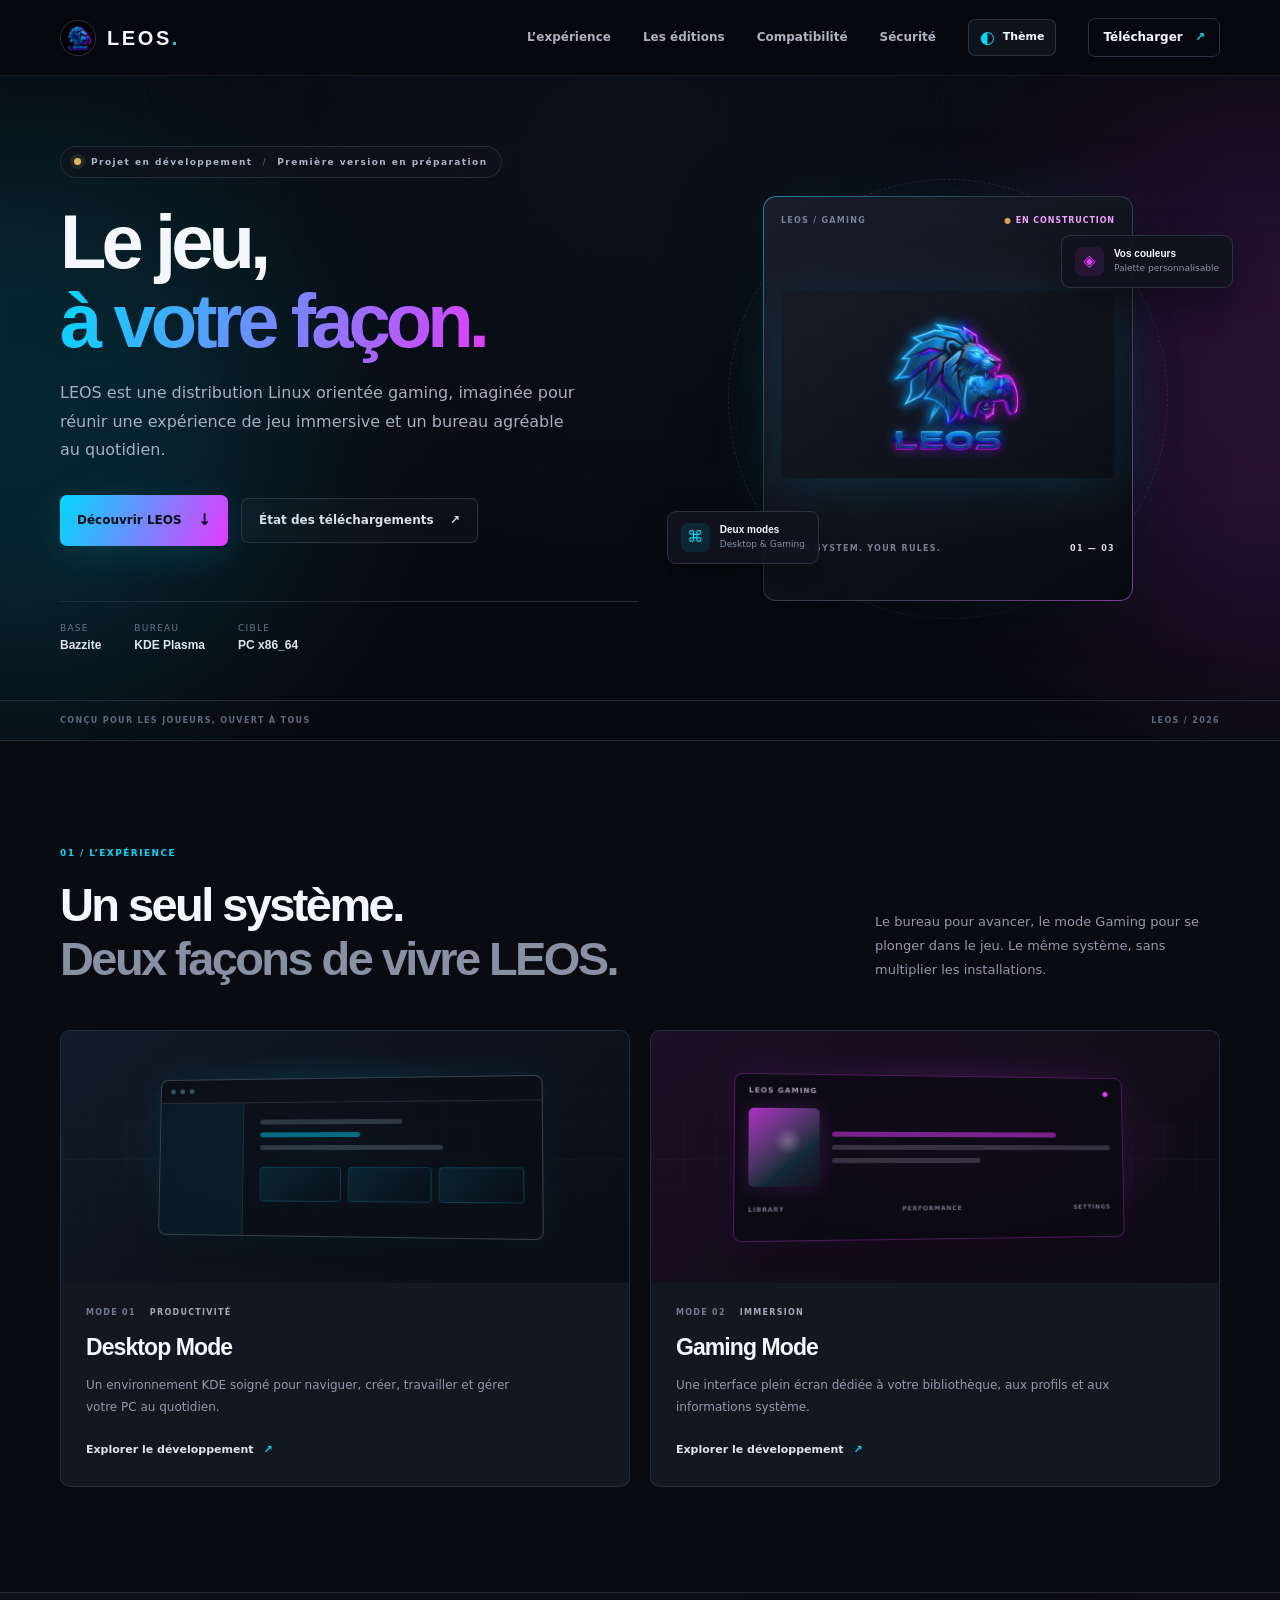
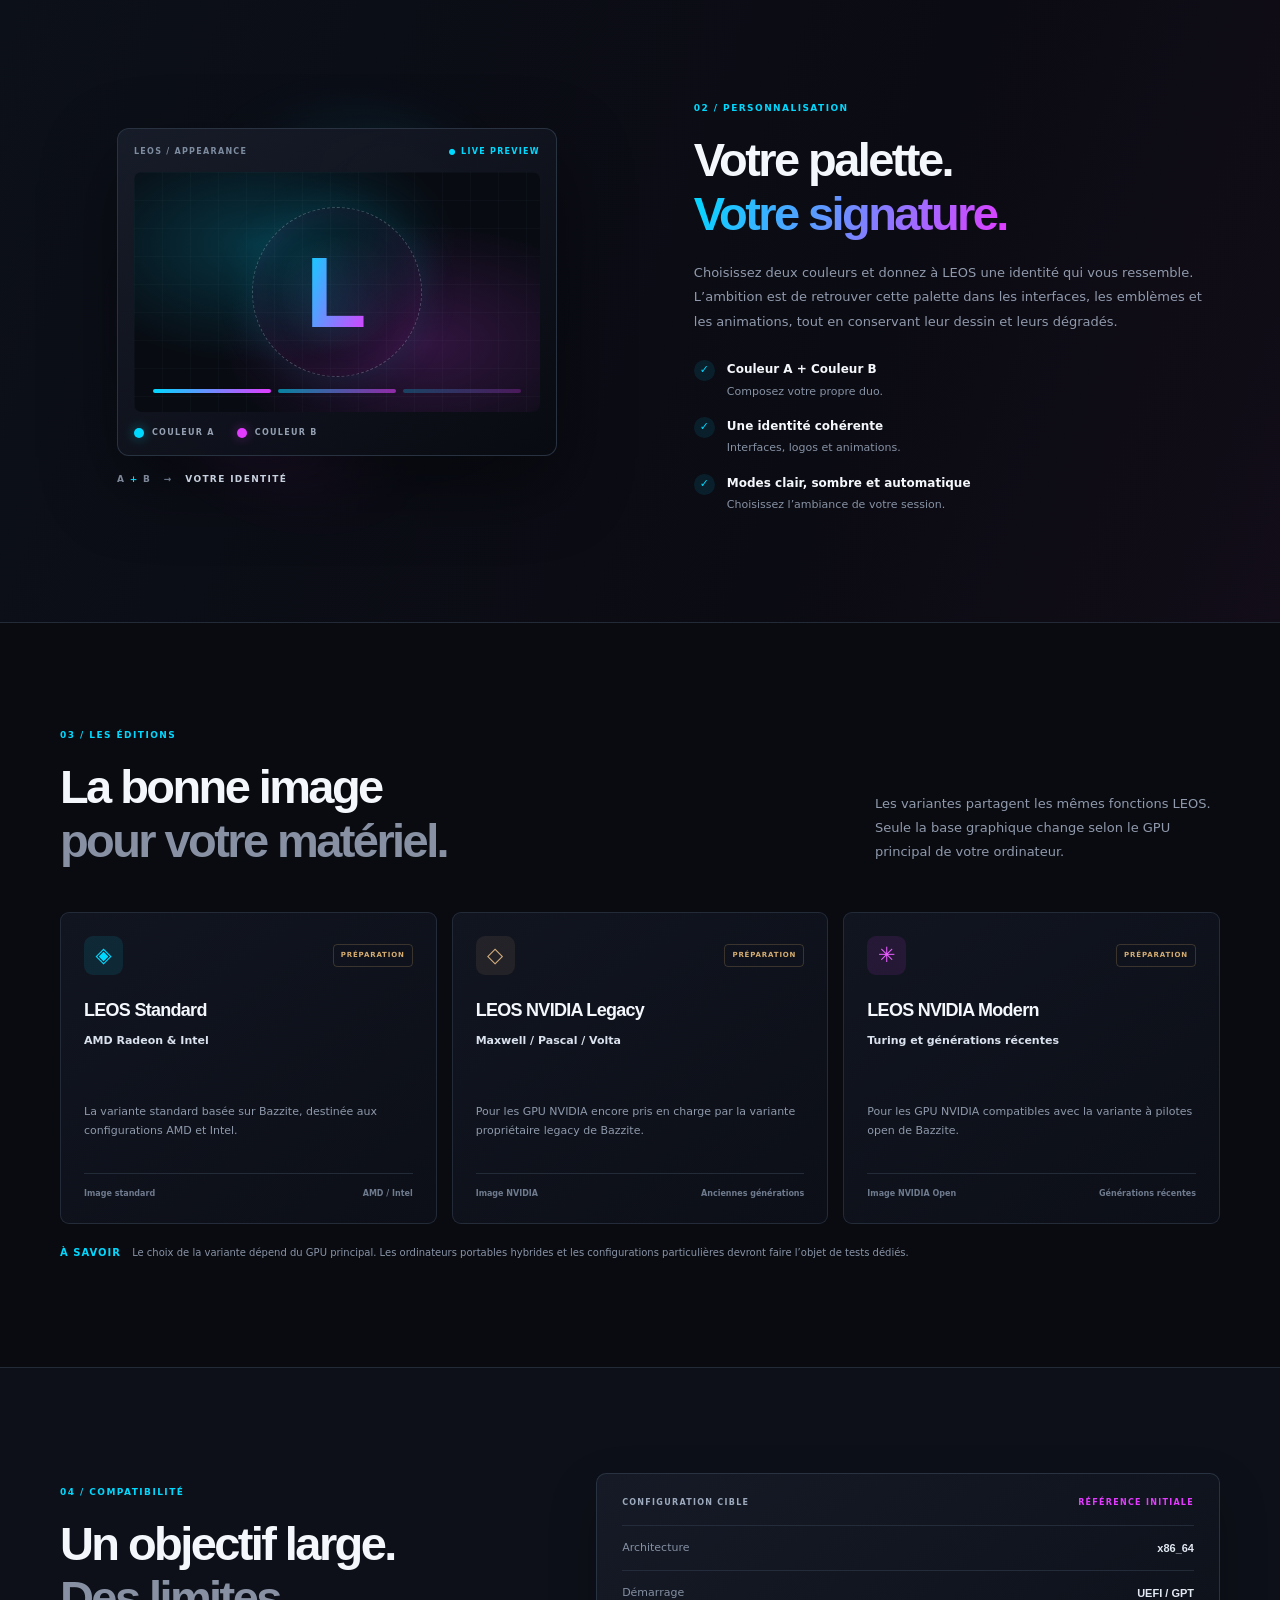
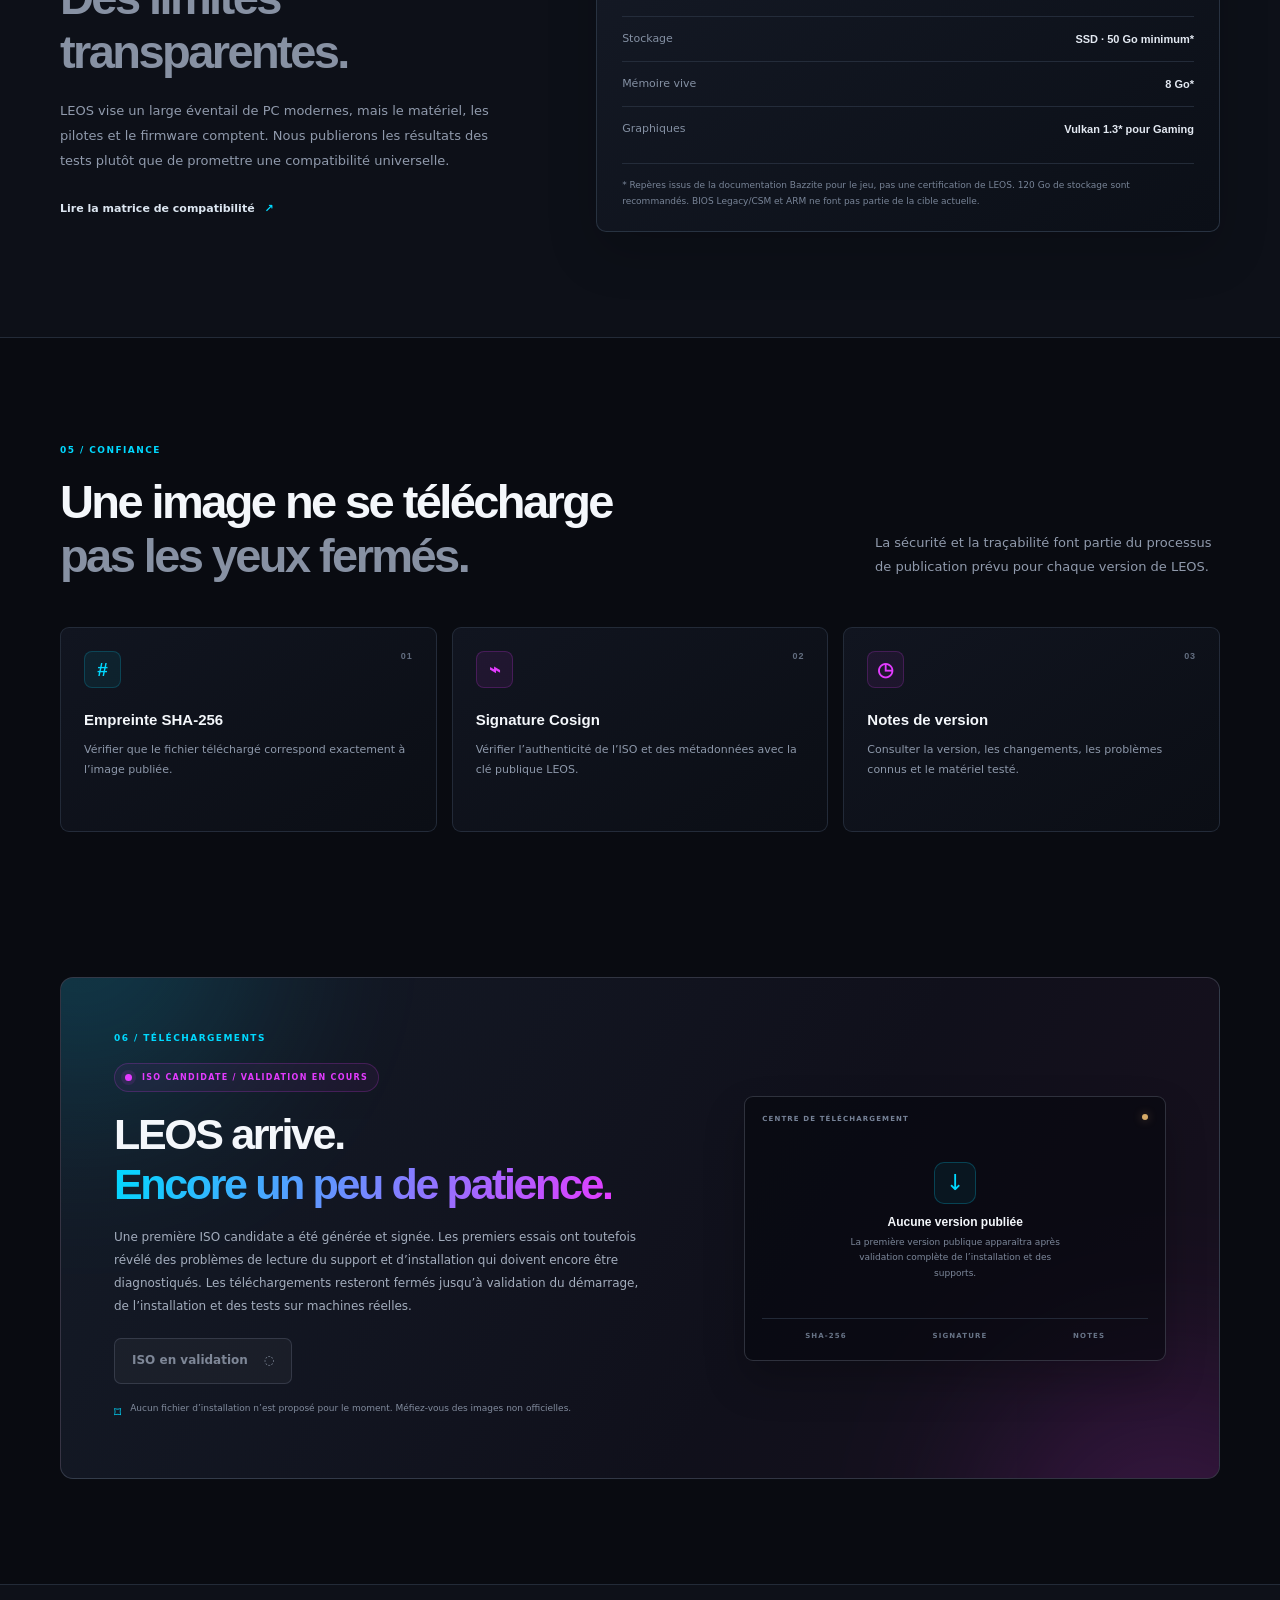
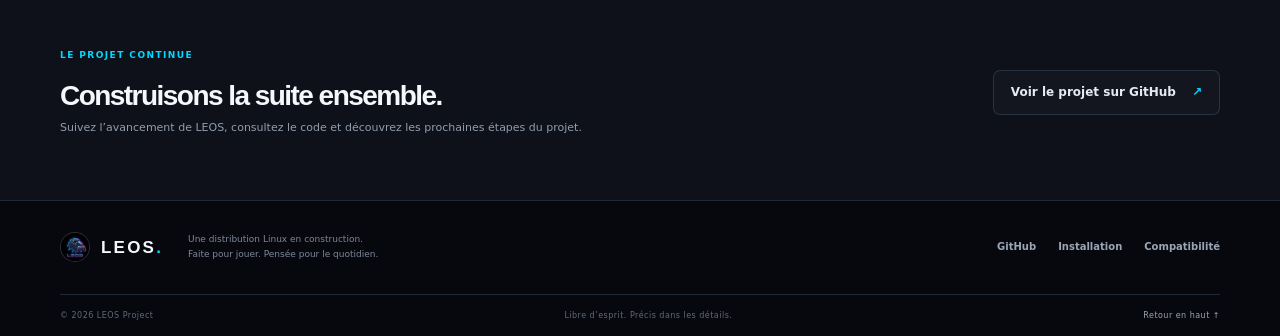
<file: website/index.html>
<!doctype html>
<html lang="fr">
<head>
  <meta charset="utf-8">
  <meta name="viewport" content="width=device-width, initial-scale=1">
  <meta name="theme-color" content="#090B10">
  <meta name="description" content="Découvrez LEOS, une distribution Linux en développement, pensée pour le jeu vidéo et le quotidien.">
  <meta property="og:type" content="website">
  <meta property="og:title" content="LEOS — Le jeu, à votre façon">
  <meta property="og:description" content="Une expérience Linux orientée gaming, personnalisable et construite pour le quotidien.">
  <title>LEOS — Le jeu, à votre façon</title>
  <link rel="icon" type="image/svg+xml" href="assets/favicon.svg">
  <link rel="stylesheet" href="styles.css">
</head>
<body>
  <a class="skip-link" href="#contenu">Aller au contenu</a>

  <header class="site-header">
    <div class="container header-inner">
      <a class="brand" href="#accueil" aria-label="LEOS, accueil">
        <span class="brand-mark"><img src="assets/leos-gaming-logo.jpeg" alt="" data-themeable-logo data-logo-source="assets/leos-gaming-logo.jpeg"></span>
        <span class="brand-word">LEOS<span class="brand-dot">.</span></span>
      </a>
      <button class="menu-toggle" type="button" aria-expanded="false" aria-controls="navigation" aria-label="Ouvrir le menu">
        <span></span><span></span>
      </button>
      <nav class="main-nav" id="navigation" aria-label="Navigation principale">
        <a href="#experience">L’expérience</a>
        <a href="#editions">Les éditions</a>
        <a href="#compatibilite">Compatibilité</a>
        <a href="#securite">Sécurité</a>
        <button class="theme-toggle" id="theme-toggle" type="button" aria-expanded="false" aria-controls="theme-panel">
          <span class="theme-toggle-icon" aria-hidden="true">◐</span><span>Thème</span>
        </button>
        <a class="nav-cta" href="#telechargement">Télécharger <span aria-hidden="true">↗</span></a>
      </nav>
    </div>
  </header>

  <aside class="theme-panel" id="theme-panel" role="dialog" aria-labelledby="theme-panel-title" aria-modal="false" hidden>
    <div class="theme-panel-heading">
      <div><span class="section-kicker">PERSONNALISATION</span><h2 id="theme-panel-title">Votre thème LEOS</h2></div>
      <button class="theme-close" id="theme-close" type="button" aria-label="Fermer les réglages du thème">×</button>
    </div>
    <div class="theme-mode-label">APPARENCE</div>
    <div class="theme-mode-options" role="group" aria-label="Mode d'apparence">
      <button type="button" data-theme-mode="dark" aria-pressed="true"><span aria-hidden="true">◐</span>Sombre</button>
      <button type="button" data-theme-mode="light" aria-pressed="false"><span aria-hidden="true">☼</span>Clair</button>
      <button type="button" data-theme-mode="auto" aria-pressed="false"><span aria-hidden="true">◷</span>Auto</button>
    </div>
    <p class="theme-auto-note">Automatique : clair de 07:00 à 18:59, sombre de 19:00 à 06:59 (heure locale).</p>
    <div class="theme-divider"></div>
    <div class="theme-mode-label">DÉGRADÉ PERSONNALISÉ</div>
    <div class="theme-color-fields">
      <label class="theme-color-field" for="theme-color-a">
        <span class="theme-color-label"><span>Couleur A</span><output id="theme-color-a-value">#00D9FF</output></span>
        <span class="theme-color-input-wrap"><input id="theme-color-a" type="color" value="#00D9FF" aria-label="Choisir la couleur A"><span class="theme-color-hint">Début du dégradé</span></span>
      </label>
      <label class="theme-color-field" for="theme-color-b">
        <span class="theme-color-label"><span>Couleur B</span><output id="theme-color-b-value">#E33BFF</output></span>
        <span class="theme-color-input-wrap"><input id="theme-color-b" type="color" value="#E33BFF" aria-label="Choisir la couleur B"><span class="theme-color-hint">Fin du dégradé</span></span>
      </label>
    </div>
    <div class="theme-gradient-preview" aria-label="Aperçu du dégradé sélectionné"><span></span></div>
    <div class="theme-panel-footer">
      <span id="theme-status" role="status" aria-live="polite">Vos choix sont enregistrés dans ce navigateur.</span>
      <button type="button" id="theme-reset">Réinitialiser</button>
    </div>
  </aside>

  <main id="contenu">
    <section class="hero section-shell" id="accueil">
      <div class="hero-grid"></div>
      <div class="hero-glow hero-glow-a"></div>
      <div class="hero-glow hero-glow-b"></div>
      <div class="container hero-layout">
        <div class="hero-copy">
          <div class="eyebrow"><span class="status-pulse"></span> Projet en développement <span class="eyebrow-separator">/</span> Première version en préparation</div>
          <h1>Le jeu,<br><span class="gradient-text">à votre façon.</span></h1>
          <p class="hero-lead">LEOS est une distribution Linux orientée gaming, imaginée pour réunir une expérience de jeu immersive et un bureau agréable au quotidien.</p>
          <div class="hero-actions">
            <a class="button button-primary" href="#experience">Découvrir LEOS <span aria-hidden="true">↓</span></a>
            <a class="button button-quiet" href="#telechargement">État des téléchargements <span aria-hidden="true">↗</span></a>
          </div>
          <div class="hero-proof">
            <div><span class="proof-label">Base</span><strong>Bazzite</strong></div>
            <div><span class="proof-label">Bureau</span><strong>KDE Plasma</strong></div>
            <div><span class="proof-label">Cible</span><strong>PC x86_64</strong></div>
          </div>
        </div>
        <div class="hero-visual" aria-label="Emblème officiel LEOS Gaming">
          <div class="visual-orbit orbit-one"></div>
          <div class="visual-orbit orbit-two"></div>
          <div class="visual-crosshair crosshair-one"></div>
          <div class="visual-crosshair crosshair-two"></div>
          <div class="visual-card">
            <div class="visual-card-top"><span>LEOS / GAMING</span><span class="live-indicator">● EN CONSTRUCTION</span></div>
            <img class="hero-emblem" src="assets/leos-gaming-logo.jpeg" alt="Emblème du lion LEOS Gaming" data-themeable-logo data-logo-source="assets/leos-gaming-logo.jpeg">
            <div class="visual-card-bottom"><span>YOUR SYSTEM. YOUR RULES.</span><span class="visual-index">01 — 03</span></div>
          </div>
          <div class="floating-tag tag-left"><span class="tag-icon">⌘</span><span><strong>Deux modes</strong><small>Desktop & Gaming</small></span></div>
          <div class="floating-tag tag-right"><span class="tag-icon tag-gradient">◈</span><span><strong>Vos couleurs</strong><small>Palette personnalisable</small></span></div>
        </div>
      </div>
      <div class="hero-bottom-line"><div class="container"><span>CONÇU POUR LES JOUEURS, OUVERT À TOUS</span><span>LEOS / 2026</span></div></div>
    </section>

    <section class="intro-section section-pad" id="experience">
      <div class="container">
        <div class="section-heading">
          <div><span class="section-kicker">01 / L’EXPÉRIENCE</span><h2>Un seul système.<br><span class="muted-heading">Deux façons de vivre LEOS.</span></h2></div>
          <p>Le bureau pour avancer, le mode Gaming pour se plonger dans le jeu. Le même système, sans multiplier les installations.</p>
        </div>
        <div class="mode-grid">
          <article class="mode-card mode-desktop">
            <div class="mode-card-art desktop-art" aria-hidden="true"><div class="window-frame"><div class="window-dots"><i></i><i></i><i></i></div><div class="window-content"><div class="window-sidebar"></div><div class="window-main"><span></span><span></span><span></span><div class="window-tile-row"><i></i><i></i><i></i></div></div></div></div></div>
            <div class="mode-card-body"><div class="mode-label">MODE 01 <span>PRODUCTIVITÉ</span></div><h3>Desktop Mode</h3><p>Un environnement KDE soigné pour naviguer, créer, travailler et gérer votre PC au quotidien.</p><a href="https://github.com/jovanille43/LEOS/tree/main/desktop" class="text-link" target="_blank" rel="noreferrer">Explorer le développement <span aria-hidden="true">↗</span></a></div>
          </article>
          <article class="mode-card mode-gaming">
            <div class="mode-card-art gaming-art" aria-hidden="true"><div class="game-frame"><div class="game-top"><span>LEOS GAMING</span><span>●</span></div><div class="game-content"><div class="game-cover"></div><div class="game-lines"><i></i><i></i><i></i></div></div><div class="game-bottom"><span>LIBRARY</span><span>PERFORMANCE</span><span>SETTINGS</span></div></div></div>
            <div class="mode-card-body"><div class="mode-label">MODE 02 <span>IMMERSION</span></div><h3>Gaming Mode</h3><p>Une interface plein écran dédiée à votre bibliothèque, aux profils et aux informations système.</p><a href="https://github.com/jovanille43/LEOS/tree/main/gaming" class="text-link" target="_blank" rel="noreferrer">Explorer le développement <span aria-hidden="true">↗</span></a></div>
          </article>
        </div>
      </div>
    </section>

    <section class="custom-section section-pad">
      <div class="container custom-layout">
        <div class="custom-visual" aria-hidden="true">
          <div class="palette-panel">
            <div class="palette-panel-head"><span>LEOS / APPEARANCE</span><span>● LIVE PREVIEW</span></div>
            <div class="palette-preview">
              <div class="palette-ring"></div>
              <div class="palette-mark">L</div>
              <div class="palette-bars"><i></i><i></i><i></i></div>
            </div>
            <div class="palette-controls"><span><i class="color-dot color-a"></i> COULEUR A</span><span><i class="color-dot color-b"></i> COULEUR B</span></div>
          </div>
          <div class="palette-caption">A <span>+</span> B <span class="caption-arrow">→</span> <strong>VOTRE IDENTITÉ</strong></div>
        </div>
        <div class="custom-copy">
          <span class="section-kicker">02 / PERSONNALISATION</span>
          <h2>Votre palette.<br><span class="gradient-text">Votre signature.</span></h2>
          <p>Choisissez deux couleurs et donnez à LEOS une identité qui vous ressemble. L’ambition est de retrouver cette palette dans les interfaces, les emblèmes et les animations, tout en conservant leur dessin et leurs dégradés.</p>
          <div class="custom-points"><div><span class="check-mark">✓</span><span><strong>Couleur A + Couleur B</strong><small>Composez votre propre duo.</small></span></div><div><span class="check-mark">✓</span><span><strong>Une identité cohérente</strong><small>Interfaces, logos et animations.</small></span></div><div><span class="check-mark">✓</span><span><strong>Modes clair, sombre et automatique</strong><small>Choisissez l’ambiance de votre session.</small></span></div></div>
        </div>
      </div>
    </section>

    <section class="editions-section section-pad" id="editions">
      <div class="container">
        <div class="section-heading">
          <div><span class="section-kicker">03 / LES ÉDITIONS</span><h2>La bonne image<br><span class="muted-heading">pour votre matériel.</span></h2></div>
          <p>Les variantes partagent les mêmes fonctions LEOS. Seule la base graphique change selon le GPU principal de votre ordinateur.</p>
        </div>
        <div class="edition-grid">
          <article class="edition-card">
            <div class="edition-top"><span class="edition-symbol symbol-standard">◈</span><span class="edition-status">PRÉPARATION</span></div>
            <h3>LEOS Standard</h3><p class="edition-target">AMD Radeon & Intel</p>
            <p>La variante standard basée sur Bazzite, destinée aux configurations AMD et Intel.</p>
            <div class="edition-meta"><span>Image standard</span><span>AMD / Intel</span></div>
          </article>
          <article class="edition-card">
            <div class="edition-top"><span class="edition-symbol symbol-legacy">◇</span><span class="edition-status">PRÉPARATION</span></div>
            <h3>LEOS NVIDIA Legacy</h3><p class="edition-target">Maxwell / Pascal / Volta</p>
            <p>Pour les GPU NVIDIA encore pris en charge par la variante propriétaire legacy de Bazzite.</p>
            <div class="edition-meta"><span>Image NVIDIA</span><span>Anciennes générations</span></div>
          </article>
          <article class="edition-card">
            <div class="edition-top"><span class="edition-symbol symbol-modern">✳</span><span class="edition-status">PRÉPARATION</span></div>
            <h3>LEOS NVIDIA Modern</h3><p class="edition-target">Turing et générations récentes</p>
            <p>Pour les GPU NVIDIA compatibles avec la variante à pilotes open de Bazzite.</p>
            <div class="edition-meta"><span>Image NVIDIA Open</span><span>Générations récentes</span></div>
          </article>
        </div>
        <p class="edition-note"><span>À savoir</span> Le choix de la variante dépend du GPU principal. Les ordinateurs portables hybrides et les configurations particulières devront faire l’objet de tests dédiés.</p>
      </div>
    </section>

    <section class="compat-section section-pad" id="compatibilite">
      <div class="container compat-layout">
        <div class="compat-copy">
          <span class="section-kicker">04 / COMPATIBILITÉ</span>
          <h2>Un objectif large.<br><span class="muted-heading">Des limites transparentes.</span></h2>
          <p>LEOS vise un large éventail de PC modernes, mais le matériel, les pilotes et le firmware comptent. Nous publierons les résultats des tests plutôt que de promettre une compatibilité universelle.</p>
          <a class="text-link" href="https://github.com/jovanille43/LEOS/blob/main/docs/hardware-compatibility.md" target="_blank" rel="noreferrer">Lire la matrice de compatibilité <span aria-hidden="true">↗</span></a>
        </div>
        <div class="spec-panel">
          <div class="spec-panel-header"><span>CONFIGURATION CIBLE</span><span class="spec-label">RÉFÉRENCE INITIALE</span></div>
          <div class="spec-row"><span>Architecture</span><strong>x86_64</strong></div>
          <div class="spec-row"><span>Démarrage</span><strong>UEFI / GPT</strong></div>
          <div class="spec-row"><span>Stockage</span><strong>SSD · 50 Go minimum*</strong></div>
          <div class="spec-row"><span>Mémoire vive</span><strong>8 Go*</strong></div>
          <div class="spec-row"><span>Graphiques</span><strong>Vulkan 1.3* pour Gaming</strong></div>
          <div class="spec-footnote">* Repères issus de la documentation Bazzite pour le jeu, pas une certification de LEOS. 120 Go de stockage sont recommandés. BIOS Legacy/CSM et ARM ne font pas partie de la cible actuelle.</div>
        </div>
      </div>
    </section>

    <section class="security-section section-pad" id="securite">
      <div class="container">
        <div class="section-heading">
          <div><span class="section-kicker">05 / CONFIANCE</span><h2>Une image ne se télécharge<br><span class="muted-heading">pas les yeux fermés.</span></h2></div>
          <p>La sécurité et la traçabilité font partie du processus de publication prévu pour chaque version de LEOS.</p>
        </div>
        <div class="security-grid">
          <article class="security-item"><span class="security-number">01</span><div class="security-icon">#</div><h3>Empreinte SHA-256</h3><p>Vérifier que le fichier téléchargé correspond exactement à l’image publiée.</p></article>
          <article class="security-item"><span class="security-number">02</span><div class="security-icon">⌁</div><h3>Signature Cosign</h3><p>Vérifier l’authenticité de l’ISO et des métadonnées avec la clé publique LEOS.</p></article>
          <article class="security-item"><span class="security-number">03</span><div class="security-icon">◷</div><h3>Notes de version</h3><p>Consulter la version, les changements, les problèmes connus et le matériel testé.</p></article>
        </div>
      </div>
    </section>

    <section class="download-section section-pad" id="telechargement">
      <div class="container">
        <div class="download-panel">
          <div class="download-orb download-orb-a"></div><div class="download-orb download-orb-b"></div>
          <div class="download-content">
            <span class="section-kicker">06 / TÉLÉCHARGEMENTS</span>
            <div class="download-status"><span class="status-pulse"></span> ISO CANDIDATE / VALIDATION EN COURS</div>
            <h2>LEOS arrive.<br><span class="gradient-text">Encore un peu de patience.</span></h2>
            <p>Une première ISO candidate a été générée et signée. Les premiers essais ont toutefois révélé des problèmes de lecture du support et d’installation qui doivent encore être diagnostiqués. Les téléchargements resteront fermés jusqu’à validation du démarrage, de l’installation et des tests sur machines réelles.</p>
            <button class="button button-disabled" type="button" disabled aria-disabled="true">ISO en validation <span aria-hidden="true">◌</span></button>
            <div class="download-footnote"><span class="lock-icon">⌑</span> Aucun fichier d’installation n’est proposé pour le moment. Méfiez-vous des images non officielles.</div>
          </div>
          <div class="release-preview">
            <div class="release-preview-head"><span>CENTRE DE TÉLÉCHARGEMENT</span><span class="release-dot"></span></div>
            <div class="release-placeholder"><div class="release-icon">↓</div><strong>Aucune version publiée</strong><span>La première version publique apparaîtra après validation complète de l’installation et des supports.</span></div>
            <div class="release-preview-footer"><span>SHA-256</span><span>SIGNATURE</span><span>NOTES</span></div>
          </div>
        </div>
      </div>
    </section>

    <section class="community-section">
      <div class="container community-inner"><div><span class="section-kicker">LE PROJET CONTINUE</span><h2>Construisons la suite ensemble.</h2><p>Suivez l’avancement de LEOS, consultez le code et découvrez les prochaines étapes du projet.</p></div><a class="button button-outline" href="https://github.com/jovanille43/LEOS" target="_blank" rel="noreferrer">Voir le projet sur GitHub <span aria-hidden="true">↗</span></a></div>
    </section>
  </main>

  <footer class="site-footer">
    <div class="container footer-main">
      <a class="brand footer-brand" href="#accueil"><span class="brand-mark"><img src="assets/leos-gaming-logo.jpeg" alt=""></span><span class="brand-word">LEOS<span class="brand-dot">.</span></span></a>
      <p>Une distribution Linux en construction.<br>Faite pour jouer. Pensée pour le quotidien.</p>
      <div class="footer-links"><a href="https://github.com/jovanille43/LEOS" target="_blank" rel="noreferrer">GitHub</a><a href="https://github.com/jovanille43/LEOS/blob/main/docs/installation.md" target="_blank" rel="noreferrer">Installation</a><a href="https://github.com/jovanille43/LEOS/blob/main/docs/hardware-compatibility.md" target="_blank" rel="noreferrer">Compatibilité</a></div>
    </div>
    <div class="container footer-bottom"><span>© <span id="year">2026</span> LEOS Project</span><span>Libre d’esprit. Précis dans les détails.</span><a href="#accueil">Retour en haut ↑</a></div>
  </footer>
  <script src="script.js" defer></script>
</body>
</html>
</file>
<file: website/styles.css>
:root {
  color-scheme: dark;
  --bg: #090b10;
  --bg-soft: #0e1119;
  --panel: #121720;
  --panel-raised: #182732;
  --line: rgba(41, 51, 66, .78);
  --line-strong: rgba(41, 51, 66, .98);
  --text: #f4f7fb;
  --muted: #909aac;
  --subtle: #687486;
  --a: #00d9ff;
  --b: #e33bff;
  --a-text: var(--a);
  --b-text: var(--b);
  --gradient-text: linear-gradient(112deg, var(--a-text), var(--b-text));
  --gradient: linear-gradient(112deg, var(--a) 0%, var(--b) 100%);
  --font: "DM Sans", ui-sans-serif, system-ui, sans-serif;
  --display: "Manrope", "DM Sans", ui-sans-serif, sans-serif;
  --container: 1160px;
}
* { box-sizing: border-box; }
html { scroll-behavior: smooth; scroll-padding-top: 92px; }
body { margin: 0; background: var(--bg); color: var(--text); font-family: var(--font); font-size: 15px; line-height: 1.65; -webkit-font-smoothing: antialiased; }
a { color: inherit; text-decoration: none; }
button { font: inherit; }
img { display: block; max-width: 100%; }
.container { width: min(var(--container), calc(100% - 48px)); margin-inline: auto; }
.skip-link { position: absolute; top: -60px; left: 20px; z-index: 100; padding: 10px 14px; background: white; color: #111; border-radius: 8px; }
.skip-link:focus { top: 12px; }
.site-header { position: sticky; top: 0; z-index: 50; height: 76px; background: rgba(7, 8, 13, .84); border-bottom: 1px solid rgba(255,255,255,.07); backdrop-filter: blur(18px); }
.header-inner, .main-nav, .brand { display: flex; align-items: center; }
.header-inner { height: 100%; justify-content: space-between; }
.brand { gap: 11px; }
.brand-mark { width: 36px; height: 36px; overflow: hidden; border-radius: 50%; display: grid; place-items: center; background: #090b11; border: 1px solid rgba(255,255,255,.15); }
.brand-mark img { width: 100%; height: 100%; object-fit: cover; }
.brand-word { font: 800 20px/1 var(--display); letter-spacing: .13em; }
.brand-dot { color: var(--a); }
.main-nav { gap: 32px; font-size: 12px; font-weight: 600; color: #abb3c2; }
.main-nav a { transition: color .2s ease; }
.main-nav a:hover, .footer-links a:hover { color: white; }
.main-nav .nav-cta { color: var(--text); border: 1px solid var(--line-strong); border-radius: 7px; padding: 9px 14px; }
.nav-cta span { color: var(--a-text, var(--a)); margin-left: 8px; }
.menu-toggle { display: none; }
.section-shell { position: relative; overflow: hidden; }
.hero { min-height: 665px; display: flex; align-items: center; border-bottom: 1px solid var(--line); background: radial-gradient(ellipse at 49% 13%, rgba(22, 39, 63, .24), transparent 48%), #080a10; }
.hero-grid { position: absolute; inset: 0; opacity: .32; pointer-events: none; background-image: linear-gradient(rgba(158,178,205,.055) 1px, transparent 1px), linear-gradient(90deg, rgba(158,178,205,.055) 1px, transparent 1px); background-size: 72px 72px; mask-image: linear-gradient(to bottom, black, transparent 90%); }
.hero-glow { position: absolute; width: 560px; height: 560px; border-radius: 50%; filter: blur(100px); opacity: .13; pointer-events: none; }
.hero-glow-a { left: -260px; top: 60px; background: var(--a); }
.hero-glow-b { right: -270px; top: 30px; background: var(--b); }
.hero-layout { position: relative; z-index: 1; display: grid; grid-template-columns: 1.03fr .97fr; align-items: center; gap: 38px; padding-top: 66px; padding-bottom: 85px; }
.hero-copy { max-width: 590px; }
.eyebrow, .section-kicker, .mode-label, .edition-status, .spec-panel-header, .release-preview-head, .release-preview-footer, .visual-card-top, .visual-card-bottom, .palette-panel-head, .palette-controls, .download-status { font-size: 9px; font-weight: 700; letter-spacing: .16em; }
.eyebrow { display: inline-flex; align-items: center; gap: 10px; color: #aab4c5; border: 1px solid var(--line); background: rgba(16,19,28,.65); border-radius: 100px; padding: 8px 13px; }
.status-pulse { width: 7px; height: 7px; flex: 0 0 7px; border-radius: 50%; background: #e5b75d; box-shadow: 0 0 0 4px rgba(229,183,93,.11); }
.eyebrow-separator { color: #4d586b; }
h1, h2, h3, p { margin-top: 0; }
h1, h2, h3 { font-family: var(--display); }
h1 { margin: 25px 0 19px; font-size: clamp(48px, 6.4vw, 76px); line-height: 1.03; letter-spacing: -.065em; font-weight: 800; }
.gradient-text { color: transparent; background: var(--gradient-text, var(--gradient)); background-clip: text; -webkit-background-clip: text; }
.hero-lead { max-width: 515px; color: #a5afbf; font-size: 16px; line-height: 1.8; }
.hero-actions { display: flex; align-items: center; gap: 13px; margin-top: 30px; flex-wrap: wrap; }
.button { display: inline-flex; align-items: center; justify-content: center; gap: 16px; border-radius: 7px; padding: 12px 17px; font-size: 12px; font-weight: 700; transition: transform .2s ease, border-color .2s ease, background .2s ease; }
.button:hover:not(:disabled) { transform: translateY(-2px); }
.button-primary { color: var(--gradient-ink, #071015); background: var(--gradient); box-shadow: 0 9px 35px color-mix(in srgb, var(--a) 13%, transparent); }
.button-primary span { font-size: 16px; }
.button-quiet { color: #d7deea; border: 1px solid var(--line-strong); background: rgba(255,255,255,.025); }
.button-quiet:hover { border-color: color-mix(in srgb, var(--a) 45%, transparent); }
.hero-proof { display: flex; gap: 33px; margin-top: 55px; padding-top: 19px; border-top: 1px solid var(--line); }
.hero-proof div { display: grid; gap: 2px; }
.proof-label { color: var(--subtle); font-size: 9px; text-transform: uppercase; letter-spacing: .14em; }
.hero-proof strong { font: 700 12px var(--display); color: #dfe5ef; }
.hero-visual { position: relative; min-height: 455px; display: grid; place-items: center; }
.visual-orbit { position: absolute; width: 440px; height: 440px; border-radius: 50%; border: 1px dashed rgba(167,185,215,.14); }
.orbit-two { width: 360px; height: 360px; border-style: solid; border-color: color-mix(in srgb, var(--a) 10%, transparent); box-shadow: 0 0 80px color-mix(in srgb, var(--a) 7%, transparent), inset 0 0 80px color-mix(in srgb, var(--b) 4%, transparent); }
.visual-crosshair { position: absolute; width: 505px; height: 1px; background: linear-gradient(90deg, transparent, color-mix(in srgb, var(--a) 30%, transparent), transparent); transform: rotate(35deg); }
.crosshair-two { transform: rotate(-35deg); background: linear-gradient(90deg, transparent, color-mix(in srgb, var(--b) 30%, transparent), transparent); }
.visual-card { position: relative; z-index: 2; width: min(100%, 370px); height: 405px; border: 1px solid rgba(190,207,234,.2); border-radius: 13px; padding: 17px; background: linear-gradient(145deg, rgba(26,31,44,.94), rgba(8,10,16,.96)); box-shadow: 0 28px 80px rgba(0,0,0,.5), 0 0 75px color-mix(in srgb, var(--a) 8%, transparent); display: flex; flex-direction: column; }
.visual-card::before { content: ""; position: absolute; inset: -1px; border-radius: inherit; padding: 1px; background: linear-gradient(135deg, color-mix(in srgb, var(--a) 48%, transparent), transparent 35%, transparent 65%, color-mix(in srgb, var(--b) 45%, transparent)); -webkit-mask: linear-gradient(#000 0 0) content-box, linear-gradient(#000 0 0); -webkit-mask-composite: xor; mask-composite: exclude; pointer-events: none; }
.visual-card-top, .visual-card-bottom { display: flex; justify-content: space-between; align-items: center; color: #778297; font-size: 8px; }
.live-indicator { color: color-mix(in srgb, var(--b) 48%, white); letter-spacing: .11em; }
.live-indicator:first-letter { color: #dc9d59; }
.hero-emblem { width: 100%; height: 315px; object-fit: contain; mix-blend-mode: screen; filter: drop-shadow(0 10px 26px color-mix(in srgb, var(--a) 12%, transparent)); }
.visual-index { color: #d9dfeb; }
.floating-tag { position: absolute; z-index: 3; display: flex; align-items: center; gap: 10px; padding: 11px 13px; background: rgba(16,20,30,.94); border: 1px solid var(--line-strong); border-radius: 9px; box-shadow: 0 14px 35px rgba(0,0,0,.35); }
.tag-left { left: -9px; bottom: 62px; }
.tag-right { right: -13px; top: 64px; }
.tag-icon { width: 29px; height: 29px; display: grid; place-items: center; color: var(--a-text, var(--a)); border-radius: 7px; background: color-mix(in srgb, var(--a) 10%, transparent); font-size: 16px; }
.tag-gradient { color: var(--b-text, var(--b)); background: color-mix(in srgb, var(--b) 10%, transparent); }
.floating-tag strong, .floating-tag small { display: block; }
.floating-tag strong { font: 700 10px var(--display); }
.floating-tag small { margin-top: 2px; color: #8490a4; font-size: 9px; }
.hero-bottom-line { position: absolute; bottom: 0; left: 0; width: 100%; border-top: 1px solid var(--line); }
.hero-bottom-line .container { display: flex; justify-content: space-between; padding-top: 13px; padding-bottom: 13px; color: #5f6a7c; font-size: 8px; font-weight: 700; letter-spacing: .17em; }
.section-pad { padding: 105px 0; }
.intro-section { background: #090b11; }
.section-heading { display: flex; justify-content: space-between; align-items: end; gap: 45px; margin-bottom: 44px; }
.section-kicker { display: block; color: var(--a-text, var(--a)); margin-bottom: 17px; }
h2 { margin: 0; font-size: clamp(32px, 4vw, 47px); line-height: 1.15; letter-spacing: -.055em; font-weight: 800; }
.muted-heading { color: #8791a3; }
.section-heading > p { max-width: 345px; margin: 0 0 4px; color: var(--muted); font-size: 13px; line-height: 1.85; }
.mode-grid { display: grid; grid-template-columns: 1fr 1fr; gap: 20px; }
.mode-card { overflow: hidden; border: 1px solid var(--line); border-radius: 10px; background: var(--panel); }
.mode-card-art { height: 252px; display: grid; place-items: center; overflow: hidden; position: relative; }
.desktop-art { background: radial-gradient(ellipse at 47% 46%, color-mix(in srgb, var(--a) 14%, transparent), transparent 50%), linear-gradient(140deg, #111a27, #090d15); }
.desktop-art::before, .gaming-art::before { content: ""; position: absolute; inset: 0; opacity: .3; background-image: linear-gradient(rgba(180,200,220,.1) 1px, transparent 1px), linear-gradient(90deg, rgba(180,200,220,.1) 1px, transparent 1px); background-size: 32px 32px; mask-image: linear-gradient(transparent, black, transparent); }
.window-frame { width: 68%; height: 160px; border-radius: 8px; overflow: hidden; border: 1px solid rgba(192,214,238,.25); background: rgba(10,14,22,.85); box-shadow: 0 20px 50px rgba(0,0,0,.4), 0 0 35px color-mix(in srgb, var(--a) 10%, transparent); transform: perspective(700px) rotateY(-7deg) rotateX(3deg); }
.window-dots { height: 24px; display: flex; align-items: center; gap: 5px; padding-left: 10px; border-bottom: 1px solid var(--line); }
.window-dots i { width: 5px; height: 5px; border-radius: 50%; background: #3b5365; }
.window-content { display: flex; height: calc(100% - 24px); }
.window-sidebar { width: 23%; background: color-mix(in srgb, var(--a) 6%, transparent); border-right: 1px solid var(--line); }
.window-main { flex: 1; padding: 17px; }
.window-main > span { display: block; height: 5px; width: 55%; margin: 0 0 8px; border-radius: 5px; background: rgba(173,195,222,.22); }
.window-main > span:nth-child(2) { width: 39%; background: color-mix(in srgb, var(--a) 45%, transparent); }
.window-main > span:nth-child(3) { width: 70%; }
.window-tile-row { display: flex; gap: 7px; margin-top: 17px; }
.window-tile-row i { flex: 1; height: 35px; border: 1px solid color-mix(in srgb, var(--a) 18%, transparent); border-radius: 4px; background: linear-gradient(135deg, color-mix(in srgb, var(--a) 10%, transparent), transparent); }
.gaming-art { background: radial-gradient(ellipse at 55% 46%, color-mix(in srgb, var(--b) 17%, transparent), transparent 50%), linear-gradient(140deg, #1c1024, #0b0b14); }
.game-frame { width: 69%; height: 164px; border: 1px solid color-mix(in srgb, var(--b) 30%, transparent); border-radius: 8px; background: rgba(10,10,18,.85); padding: 11px 13px; box-shadow: 0 20px 50px rgba(0,0,0,.45), 0 0 35px color-mix(in srgb, var(--b) 12%, transparent); transform: perspective(700px) rotateY(7deg) rotateX(3deg); }
.game-top, .game-bottom { display: flex; justify-content: space-between; font-size: 7px; font-weight: 700; letter-spacing: .14em; color: #a5a0b4; }
.game-top span:last-child { color: var(--b-text, var(--b)); }
.game-content { display: flex; gap: 12px; height: 97px; align-items: center; }
.game-cover { width: 68px; height: 77px; border-radius: 5px; background: radial-gradient(circle at 55% 42%, rgba(255,255,255,.25), transparent 23%), linear-gradient(140deg, color-mix(in srgb, var(--b) 75%, transparent), color-mix(in srgb, var(--a) 16%, transparent) 65%, #131522); box-shadow: 0 0 22px color-mix(in srgb, var(--b) 17%, transparent); }
.game-lines { flex: 1; display: grid; gap: 8px; }
.game-lines i { display: block; height: 5px; border-radius: 4px; background: rgba(174,164,196,.25); }
.game-lines i:first-child { width: 80%; background: color-mix(in srgb, var(--b) 50%, transparent); }
.game-lines i:last-child { width: 52%; }
.game-bottom { color: #717287; font-size: 6px; margin-top: 7px; }
.mode-card-body { padding: 23px 25px 25px; }
.mode-label { color: #6f7b8f; font-size: 8px; }
.mode-label span { margin-left: 10px; color: #a2aaba; }
.mode-card h3 { margin: 10px 0 8px; font-size: 23px; letter-spacing: -.04em; }
.mode-card p { max-width: 440px; color: var(--muted); font-size: 12px; line-height: 1.8; margin-bottom: 18px; }
.text-link { display: inline-flex; align-items: center; gap: 10px; color: #dce6f1; font-size: 11px; font-weight: 700; }
.text-link span { color: var(--a-text, var(--a)); transition: transform .2s; }
.text-link:hover span { transform: translate(3px,-2px); }
.custom-section { overflow: hidden; border-block: 1px solid var(--line); background: linear-gradient(110deg, #0c1019, #0b0b13 65%, #120d18); }
.custom-layout { display: grid; grid-template-columns: 1fr .95fr; align-items: center; gap: 80px; }
.custom-visual { position: relative; padding: 30px 15px; }
.custom-visual::before { content: ""; position: absolute; width: 380px; height: 380px; top: 50%; left: 50%; transform: translate(-50%,-50%); border-radius: 50%; background: conic-gradient(from 30deg, color-mix(in srgb, var(--a) 12%, transparent), transparent 35%, color-mix(in srgb, var(--b) 12%, transparent), transparent 80%, color-mix(in srgb, var(--a) 12%, transparent)); filter: blur(25px); }
.palette-panel { position: relative; max-width: 440px; margin: auto; border-radius: 12px; border: 1px solid var(--line-strong); background: linear-gradient(145deg, rgba(24,29,42,.96), rgba(9,11,18,.98)); box-shadow: 0 28px 75px rgba(0,0,0,.4); padding: 16px; }
.palette-panel-head { display: flex; justify-content: space-between; color: #7e8ca0; font-size: 8px; }
.palette-panel-head span:last-child { color: var(--a-text, var(--a)); }
.palette-preview { height: 240px; margin: 14px 0; border-radius: 8px; display: grid; place-items: center; position: relative; overflow: hidden; background: radial-gradient(ellipse at 30% 30%, color-mix(in srgb, var(--a) 20%, transparent), transparent 50%), radial-gradient(ellipse at 72% 72%, color-mix(in srgb, var(--b) 19%, transparent), transparent 50%), #080b12; }
.palette-preview::before { content: ""; position: absolute; inset: 0; opacity: .35; background-image: linear-gradient(rgba(180,200,220,.09) 1px, transparent 1px), linear-gradient(90deg, rgba(180,200,220,.09) 1px, transparent 1px); background-size: 28px 28px; }
.palette-ring { position: absolute; width: 170px; height: 170px; border-radius: 50%; border: 1px dashed rgba(194,211,238,.3); box-shadow: 0 0 40px color-mix(in srgb, var(--a) 10%, transparent), inset 0 0 35px color-mix(in srgb, var(--b) 7%, transparent); }
.palette-mark { position: relative; font: 800 100px/.9 var(--display); letter-spacing: -.1em; padding-right: 12px; background: var(--gradient); color: transparent; background-clip: text; -webkit-background-clip: text; filter: drop-shadow(0 0 20px color-mix(in srgb, var(--a) 20%, transparent)); }
.palette-bars { position: absolute; bottom: 19px; left: 19px; right: 19px; display: flex; gap: 7px; }
.palette-bars i { height: 4px; flex: 1; border-radius: 5px; background: var(--gradient); }
.palette-bars i:nth-child(2) { opacity: .58; }
.palette-bars i:nth-child(3) { opacity: .25; }
.palette-controls { display: flex; gap: 22px; color: #94a0b2; font-size: 8px; }
.palette-controls span { display: inline-flex; align-items: center; gap: 8px; }
.color-dot { width: 10px; height: 10px; border-radius: 50%; display: inline-block; }
.color-a { background: var(--a); box-shadow: 0 0 12px color-mix(in srgb, var(--a) 45%, transparent); }
.color-b { background: var(--b); box-shadow: 0 0 12px color-mix(in srgb, var(--b) 40%, transparent); }
.palette-caption { position: relative; margin: 16px auto 0; max-width: 440px; color: #7d8798; font-size: 9px; letter-spacing: .15em; font-weight: 700; }
.palette-caption span:first-child { color: var(--a); }
.palette-caption .caption-arrow { color: #6f7a8e; margin: 0 8px; }
.palette-caption strong { color: #c8d1df; }
.custom-copy h2 { margin-bottom: 20px; }
.custom-copy > p { color: var(--muted); font-size: 13px; line-height: 1.9; }
.custom-points { display: grid; gap: 16px; margin-top: 25px; }
.custom-points > div { display: flex; align-items: flex-start; gap: 12px; }
.check-mark { width: 21px; height: 21px; display: grid; place-items: center; flex: 0 0 21px; border-radius: 50%; color: var(--a-text, var(--a)); background: color-mix(in srgb, var(--a) 10%, transparent); font-size: 11px; }
.custom-points strong, .custom-points small { display: block; }
.custom-points strong { font-size: 12px; }
.custom-points small { margin-top: 3px; color: #8792a4; font-size: 11px; }
.editions-section { background: #090b11; }
.edition-grid { display: grid; grid-template-columns: repeat(3, 1fr); gap: 15px; }
.edition-card { padding: 23px; border: 1px solid var(--line); border-radius: 9px; background: linear-gradient(145deg, #111520, #0c0f17); transition: transform .2s, border-color .2s; }
.edition-card:hover { transform: translateY(-4px); border-color: color-mix(in srgb, var(--a) 28%, transparent); }
.edition-top { display: flex; justify-content: space-between; align-items: center; margin-bottom: 21px; }
.edition-symbol { width: 39px; height: 39px; display: grid; place-items: center; border-radius: 9px; font-size: 21px; background: color-mix(in srgb, var(--a) 10%, transparent); color: var(--a); }
.symbol-legacy { background: rgba(190,160,115,.1); color: #d2ad7d; }
.symbol-modern { background: color-mix(in srgb, var(--b) 10%, transparent); color: color-mix(in srgb, var(--b) 82%, white); }
.edition-status { color: #d6ad70; font-size: 7px; letter-spacing: .12em; border: 1px solid rgba(214,173,112,.22); padding: 5px 7px; border-radius: 4px; }
.edition-card h3 { margin: 0 0 5px; font-size: 18px; letter-spacing: -.04em; }
.edition-target { color: #dae2ef !important; font-weight: 600; }
.edition-card p { color: #8e99ab; font-size: 11px; line-height: 1.75; min-height: 60px; }
.edition-meta { display: flex; justify-content: space-between; gap: 10px; border-top: 1px solid var(--line); padding-top: 13px; color: #6e7a8d; font-size: 8px; font-weight: 700; }
.edition-note { margin: 20px 0 0; color: #8994a6; font-size: 10px; line-height: 1.8; }
.edition-note span { display: inline-block; margin-right: 8px; color: var(--a-text, var(--a)); font-weight: 700; text-transform: uppercase; letter-spacing: .1em; }
.compat-section { background: #0d1018; border-block: 1px solid var(--line); }
.compat-layout { display: grid; grid-template-columns: .85fr 1.15fr; align-items: center; gap: 75px; }
.compat-copy h2 { margin-bottom: 20px; }
.compat-copy > p { color: var(--muted); font-size: 13px; line-height: 1.9; margin-bottom: 22px; }
.spec-panel { border: 1px solid var(--line-strong); background: linear-gradient(145deg, #151a26, #0b0f17); border-radius: 10px; padding: 22px 25px; box-shadow: 0 20px 50px rgba(0,0,0,.18); }
.spec-panel-header { display: flex; justify-content: space-between; color: #9daabd; margin-bottom: 16px; font-size: 8px; }
.spec-label { color: var(--b-text, var(--b)); }
.spec-row { display: flex; justify-content: space-between; align-items: center; gap: 15px; padding: 13px 0; border-top: 1px solid var(--line); font-size: 11px; }
.spec-row > span { color: #8490a3; }
.spec-row strong { color: #e3e9f2; font: 700 11px var(--display); text-align: right; }
.spec-footnote { margin-top: 12px; padding-top: 13px; border-top: 1px solid var(--line); color: #788497; font-size: 9px; line-height: 1.8; }
.security-section { background: #090b11; }
.security-grid { display: grid; grid-template-columns: repeat(3,1fr); gap: 15px; }
.security-item { min-height: 205px; position: relative; padding: 23px; border: 1px solid var(--line); border-radius: 9px; background: linear-gradient(145deg, #111520, #0b0e15); }
.security-number { position: absolute; top: 23px; right: 23px; color: #626d7f; font: 700 9px var(--display); letter-spacing: .1em; }
.security-icon { width: 37px; height: 37px; margin-bottom: 20px; display: grid; place-items: center; color: var(--a-text, var(--a)); border-radius: 8px; border: 1px solid color-mix(in srgb, var(--a) 19%, transparent); background: color-mix(in srgb, var(--a) 7%, transparent); font: 700 19px var(--display); }
.security-item:nth-child(2) .security-icon { color: var(--b-text, var(--b)); border-color: color-mix(in srgb, var(--b) 20%, transparent); background: color-mix(in srgb, var(--b) 8%, transparent); }
.security-item:nth-child(3) .security-icon { color: var(--b-text, var(--b)); border-color: color-mix(in srgb, var(--b) 19%, transparent); background: color-mix(in srgb, var(--b) 7%, transparent); }
.security-item h3 { margin: 0 0 7px; font-size: 15px; }
.security-item p { margin: 0; color: #8d98aa; font-size: 11px; line-height: 1.8; }
.download-section { padding-top: 40px; background: #090b11; }
.download-panel { display: grid; grid-template-columns: 1.05fr .75fr; align-items: center; gap: 40px; padding: 53px; position: relative; overflow: hidden; border: 1px solid rgba(180,194,220,.2); border-radius: 13px; background: linear-gradient(120deg, #141b27, #10101b 62%, #18101e); }
.download-orb { position: absolute; width: 360px; height: 360px; border-radius: 50%; filter: blur(95px); opacity: .16; pointer-events: none; }
.download-orb-a { left: -160px; top: -220px; background: var(--a); }
.download-orb-b { right: -130px; bottom: -250px; background: var(--b); }
.download-content { position: relative; z-index: 1; }
.download-status { display: inline-flex; align-items: center; gap: 10px; color: var(--b-text, var(--b)); border: 1px solid color-mix(in srgb, var(--b) 20%, transparent); background: color-mix(in srgb, var(--b) 5%, transparent); border-radius: 100px; padding: 7px 10px; margin-bottom: 18px; font-size: 8px; }
.download-status .status-pulse { background: var(--b); box-shadow: 0 0 0 4px color-mix(in srgb, var(--b) 10%, transparent); }
.download-content h2 { margin-bottom: 17px; font-size: clamp(32px, 3.8vw, 43px); }
.download-content > p { max-width: 530px; color: #a3adbd; font-size: 12px; line-height: 1.9; margin-bottom: 21px; }
.button-disabled { color: #7e8797; border: 1px solid rgba(170,184,207,.18); background: rgba(255,255,255,.035); cursor: not-allowed; }
.download-footnote { display: flex; align-items: flex-start; gap: 9px; max-width: 490px; margin-top: 17px; color: #818b9d; font-size: 9px; line-height: 1.7; }
.lock-icon { color: var(--a-text, var(--a)); font-size: 14px; }
.release-preview { position: relative; z-index: 1; min-height: 265px; display: flex; flex-direction: column; justify-content: space-between; padding: 17px; border: 1px solid rgba(192,205,227,.2); border-radius: 9px; background: rgba(7,9,15,.63); box-shadow: 0 20px 40px rgba(0,0,0,.22); }
.release-preview-head, .release-preview-footer { display: flex; justify-content: space-between; color: #778398; font-size: 7px; }
.release-dot { width: 6px; height: 6px; background: #d6aa68; border-radius: 50%; box-shadow: 0 0 10px rgba(214,170,104,.4); }
.release-placeholder { display: grid; justify-items: center; text-align: center; gap: 6px; padding: 12px; }
.release-icon { width: 42px; height: 42px; display: grid; place-items: center; margin-bottom: 5px; border: 1px solid color-mix(in srgb, var(--a) 23%, transparent); border-radius: 10px; color: var(--a); font-size: 22px; background: color-mix(in srgb, var(--a) 6%, transparent); }
.release-placeholder strong { font: 700 12px var(--display); }
.release-placeholder span { max-width: 220px; color: #7c879a; font-size: 9px; line-height: 1.7; }
.release-preview-footer { justify-content: space-around; padding-top: 12px; border-top: 1px solid var(--line); color: #687487; }
.community-section { border-top: 1px solid var(--line); background: #0e1119; padding: 63px 0; }
.community-inner { display: flex; justify-content: space-between; align-items: center; gap: 30px; }
.community-inner h2 { font-size: 28px; margin-bottom: 7px; }
.community-inner p { max-width: 530px; color: #929daf; font-size: 11px; margin: 0; }
.button-outline { color: #e6ebf3; border: 1px solid var(--line-strong); background: rgba(255,255,255,.025); white-space: nowrap; }
.button-outline span { color: var(--a); }
.button-outline:hover { border-color: color-mix(in srgb, var(--a) 40%, transparent); }
.site-footer { background: #07080d; border-top: 1px solid var(--line); }
.footer-main { display: flex; align-items: center; gap: 25px; padding-top: 31px; padding-bottom: 31px; }
.footer-brand .brand-mark { width: 30px; height: 30px; }
.footer-brand .brand-word { font-size: 17px; }
.footer-main > p { margin: 0; color: #7d889b; font-size: 9px; line-height: 1.7; }
.footer-links { display: flex; gap: 22px; margin-left: auto; color: #9aa5b6; font-size: 10px; font-weight: 600; }
.footer-bottom { display: flex; align-items: center; justify-content: space-between; gap: 15px; padding-top: 14px; padding-bottom: 14px; border-top: 1px solid var(--line); color: #5f6a7b; font-size: 8px; letter-spacing: .06em; }
.footer-bottom a { color: #9ba6b7; }
.footer-bottom a:hover { color: white; }
:focus-visible { outline: 2px solid var(--a); outline-offset: 4px; }
@media (max-width: 900px) {
  .main-nav { gap: 18px; }
  .hero-layout { grid-template-columns: 1fr .9fr; gap: 10px; }
  .hero-visual { transform: scale(.88); }
  .custom-layout { gap: 45px; }
  .download-panel { padding: 38px; gap: 25px; }
}
@media (max-width: 720px) {
  html { scroll-padding-top: 75px; }
  .container { width: min(var(--container), calc(100% - 36px)); }
  .site-header { height: 66px; }
  .menu-toggle { width: 39px; height: 39px; display: grid; align-content: center; justify-items: center; gap: 6px; border: 1px solid var(--line-strong); border-radius: 7px; background: transparent; cursor: pointer; }
  .menu-toggle span { width: 15px; height: 1px; background: #dce4ef; transition: transform .2s; }
  .menu-toggle[aria-expanded="true"] span:first-child { transform: translateY(3.5px) rotate(45deg); }
  .menu-toggle[aria-expanded="true"] span:last-child { transform: translateY(-3.5px) rotate(-45deg); }
  .main-nav { position: absolute; top: 65px; left: 0; right: 0; display: none; align-items: stretch; gap: 0; padding: 8px 18px 18px; background: rgba(7,8,13,.98); border-bottom: 1px solid var(--line); }
  .main-nav.is-open { display: flex; flex-direction: column; }
  .main-nav a { padding: 12px 5px; }
  .main-nav .nav-cta { margin-top: 7px; text-align: center; }
  .hero { min-height: unset; }
  .hero-layout { grid-template-columns: 1fr; padding-top: 57px; padding-bottom: 55px; }
  .hero-copy { max-width: 100%; }
  h1 { font-size: clamp(48px, 12vw, 69px); }
  .hero-lead { max-width: 560px; font-size: 14px; }
  .hero-proof { margin-top: 37px; gap: 22px; flex-wrap: wrap; }
  .hero-visual { min-height: 380px; transform: none; margin-top: 20px; }
  .visual-card { width: min(80%, 330px); height: 350px; }
  .hero-emblem { height: 265px; }
  .visual-orbit { width: 350px; height: 350px; }
  .orbit-two { width: 290px; height: 290px; }
  .floating-tag { padding: 9px; }
  .tag-left { left: 0; bottom: 45px; }
  .tag-right { right: 0; top: 44px; }
  .hero-bottom-line .container { font-size: 7px; }
  .section-pad { padding: 75px 0; }
  .section-heading { display: block; margin-bottom: 30px; }
  .section-heading > p { margin-top: 18px; max-width: 500px; }
  .mode-grid, .edition-grid, .security-grid { grid-template-columns: 1fr; }
  .mode-card-art { height: 230px; }
  .custom-layout { grid-template-columns: 1fr; gap: 35px; }
  .custom-visual { padding: 10px 0; }
  .palette-preview { height: 205px; }
  .edition-card p { min-height: 0; }
  .compat-layout { grid-template-columns: 1fr; gap: 35px; }
  .download-section { padding-top: 20px; }
  .download-panel { grid-template-columns: 1fr; padding: 30px 22px; gap: 30px; }
  .download-content h2 { font-size: 34px; }
  .release-preview { min-height: 225px; }
  .community-inner { display: block; }
  .community-inner .button { margin-top: 23px; }
  .footer-main { flex-wrap: wrap; gap: 15px; }
  .footer-links { width: 100%; margin: 7px 0 0; flex-wrap: wrap; }
  .footer-bottom { flex-wrap: wrap; }
}
@media (max-width: 390px) {
  .eyebrow { font-size: 7px; letter-spacing: .1em; gap: 7px; }
  .hero-proof { gap: 15px; }
  .floating-tag { transform: scale(.88); transform-origin: left center; }
  .tag-right { transform-origin: right center; }
  .hero-visual { min-height: 345px; }
  .visual-card { width: 78%; height: 320px; }
  .hero-emblem { height: 235px; }
  .visual-card-top, .visual-card-bottom { font-size: 7px; }
  .hero-bottom-line .container { letter-spacing: .08em; }
}
@media (prefers-reduced-motion: reduce) {
  *, *::before, *::after { scroll-behavior: auto !important; transition-duration: .01ms !important; animation-duration: .01ms !important; animation-iteration-count: 1 !important; }
}

/* LEOS shared appearance controls */
.theme-toggle {
  display: inline-flex; align-items: center; justify-content: center; gap: 8px;
  padding: 8px 11px; border: 1px solid var(--line-strong); border-radius: 7px;
  color: var(--text); background: color-mix(in srgb, var(--panel) 82%, transparent);
  font-size: 11px; font-weight: 700; cursor: pointer; transition: border-color .2s, background .2s;
}
.theme-toggle:hover, .theme-toggle[aria-expanded="true"] { border-color: var(--a); }
.theme-toggle-icon { font-size: 17px; line-height: 1; color: var(--a-text, var(--a)); }
.theme-panel[hidden] { display: none; }
.theme-panel {
  position: fixed; z-index: 80; top: 87px; right: max(24px, calc((100vw - var(--container)) / 2));
  width: min(390px, calc(100vw - 32px)); padding: 22px; border: 1px solid var(--line-strong);
  border-radius: 12px; color: var(--text); background: var(--panel);
  box-shadow: 0 24px 80px rgba(0,0,0,.45), 0 0 45px color-mix(in srgb, var(--a) 8%, transparent);
}
.theme-panel-heading { display: flex; align-items: flex-start; justify-content: space-between; gap: 12px; }
.theme-panel-heading .section-kicker { margin-bottom: 6px; font-size: 8px; }
.theme-panel-heading h2 { font-size: 21px; letter-spacing: -.04em; }
.theme-close { width: 30px; height: 30px; display: grid; place-items: center; border: 1px solid var(--line); border-radius: 7px; background: transparent; color: var(--muted); font-size: 20px; cursor: pointer; }
.theme-close:hover { color: var(--text); border-color: var(--a); }
.theme-mode-label { margin: 21px 0 10px; color: var(--muted); font-size: 8px; font-weight: 800; letter-spacing: .15em; }
.theme-mode-options { display: grid; grid-template-columns: repeat(3,1fr); gap: 7px; }
.theme-mode-options button { min-height: 38px; border: 1px solid var(--line); border-radius: 7px; color: var(--muted); background: var(--bg-soft); font-size: 10px; font-weight: 700; cursor: pointer; }
.theme-mode-options button span { margin-right: 6px; color: var(--a-text, var(--a)); }
.theme-mode-options button[aria-pressed="true"] { color: var(--text); border-color: var(--a); background: color-mix(in srgb, var(--a) 10%, var(--panel)); box-shadow: inset 0 0 0 1px color-mix(in srgb, var(--a) 16%, transparent); }
.theme-auto-note { margin: 9px 0 0; color: var(--subtle); font-size: 9px; line-height: 1.6; }
.theme-divider { height: 1px; margin: 18px 0 0; background: var(--line); }
.theme-color-fields { display: grid; grid-template-columns: 1fr 1fr; gap: 12px; }
.theme-color-field { display: block; min-width: 0; }
.theme-color-label { display: flex; justify-content: space-between; gap: 8px; margin-bottom: 8px; color: var(--text); font-size: 10px; font-weight: 700; }
.theme-color-label output { color: var(--muted); font: 10px ui-monospace, monospace; }
.theme-color-input-wrap { display: flex; align-items: center; gap: 8px; min-height: 41px; padding: 6px 8px; border: 1px solid var(--line); border-radius: 7px; background: var(--bg-soft); }
.theme-color-input-wrap input { width: 30px; height: 27px; padding: 0; border: 0; border-radius: 4px; background: transparent; cursor: pointer; }
.theme-color-input-wrap input::-webkit-color-swatch-wrapper { padding: 0; }
.theme-color-input-wrap input::-webkit-color-swatch { border: 1px solid rgba(127,139,158,.35); border-radius: 4px; }
.theme-color-hint { color: var(--subtle); font-size: 8px; }
.theme-gradient-preview { height: 7px; margin-top: 14px; overflow: hidden; border-radius: 20px; background: var(--gradient); box-shadow: 0 0 18px color-mix(in srgb, var(--a) 16%, transparent); }
.theme-gradient-preview span { display: none; }
.theme-panel-footer { display: flex; align-items: center; justify-content: space-between; gap: 12px; margin-top: 14px; }
.theme-panel-footer [role="status"] { color: var(--subtle); font-size: 8px; line-height: 1.5; }
.theme-panel-footer button { flex: 0 0 auto; padding: 6px 8px; border: 1px solid var(--line); border-radius: 6px; color: var(--muted); background: transparent; font-size: 9px; cursor: pointer; }
.theme-panel-footer button:hover { border-color: var(--a); color: var(--text); }

/* LEOS light appearance: neutral surfaces follow the distribution palette. */
:root[data-appearance="light"] {
  color-scheme: light;
  --bg: #F4F6FA;
  --bg-soft: #EDF1F6;
  --panel: #FFFFFF;
  --panel-raised: #E9EEF4;
  --line: rgba(211,220,231,.9);
  --line-strong: #B8C4D2;
  --text: #1C2430;
  --muted: #596575;
  --subtle: #687586;
  --page-bg: #F4F6FA;
}
:root[data-appearance="light"] body { background: #F4F6FA; color: #1C2430; }
:root[data-appearance="light"] .site-header { background: rgba(244,246,250,.9); border-color: #D3DCE7; }
:root[data-appearance="light"] .main-nav { color: #596575; }
:root[data-appearance="light"] .main-nav .nav-cta { color: #1C2430; }
:root[data-appearance="light"] .theme-toggle { color: #1C2430; background: rgba(255,255,255,.8); }
:root[data-appearance="light"] .hero { background: radial-gradient(ellipse at 49% 13%, color-mix(in srgb, var(--a) 9%, transparent), transparent 48%), #F4F6FA; }
:root[data-appearance="light"] .hero-grid { opacity: .45; background-image: linear-gradient(rgba(41,51,66,.055) 1px, transparent 1px), linear-gradient(90deg, rgba(41,51,66,.055) 1px, transparent 1px); }
:root[data-appearance="light"] .hero-glow { opacity: .1; }
:root[data-appearance="light"] .eyebrow { color: #596575; border-color: #D3DCE7; background: rgba(255,255,255,.78); }
:root[data-appearance="light"] .hero-lead { color: #596575; }
:root[data-appearance="light"] .hero-proof { border-color: #D3DCE7; }
:root[data-appearance="light"] .proof-label { color: #687586; }
:root[data-appearance="light"] .hero-proof strong { color: #1C2430; }
:root[data-appearance="light"] .button-quiet { color: #1C2430; border-color: #B8C4D2; background: rgba(255,255,255,.65); }
:root[data-appearance="light"] .hero-bottom-line { border-color: #D3DCE7; }
:root[data-appearance="light"] .hero-bottom-line .container { color: #687586; }
:root[data-appearance="light"] .intro-section,
:root[data-appearance="light"] .editions-section,
:root[data-appearance="light"] .security-section,
:root[data-appearance="light"] .download-section { background: #EDF1F6; }
:root[data-appearance="light"] .section-heading > p { color: #596575; }
:root[data-appearance="light"] .muted-heading { color: #687586; }
:root[data-appearance="light"] .mode-card,
:root[data-appearance="light"] .edition-card,
:root[data-appearance="light"] .security-item { background: #FFFFFF; border-color: #D3DCE7; }
:root[data-appearance="light"] .mode-card h3,
:root[data-appearance="light"] .edition-card h3,
:root[data-appearance="light"] .security-item h3 { color: #1C2430; }
:root[data-appearance="light"] .mode-card p,
:root[data-appearance="light"] .edition-card p,
:root[data-appearance="light"] .security-item p { color: #596575; }
:root[data-appearance="light"] .mode-label { color: #687586; }
:root[data-appearance="light"] .mode-label span { color: #596575; }
:root[data-appearance="light"] .text-link { color: #1C2430; }
:root[data-appearance="light"] .custom-section { background: linear-gradient(110deg, #F1F4F8, #E9EEF4 65%, #F3EDF7); border-color: #D3DCE7; }
:root[data-appearance="light"] .palette-panel { border-color: #C7D1DE; background: linear-gradient(145deg, #FFFFFF, #EEF2F7); }
:root[data-appearance="light"] .palette-panel-head { color: #687586; }
:root[data-appearance="light"] .palette-controls { color: #596575; }
:root[data-appearance="light"] .palette-caption { color: #596575; }
:root[data-appearance="light"] .palette-caption strong { color: #1C2430; }
:root[data-appearance="light"] .custom-copy > p { color: #596575; }
:root[data-appearance="light"] .custom-points strong { color: #1C2430; }
:root[data-appearance="light"] .custom-points small { color: #596575; }
:root[data-appearance="light"] .edition-status { color: #8B622D; border-color: #E7D5B6; background: #FBF6EC; }
:root[data-appearance="light"] .edition-meta { color: #687586; border-color: #D3DCE7; }
:root[data-appearance="light"] .edition-note { color: #596575; }
:root[data-appearance="light"] .compat-section { background: #F4F6FA; border-color: #D3DCE7; }
:root[data-appearance="light"] .compat-copy > p { color: #596575; }
:root[data-appearance="light"] .spec-panel { border-color: #D3DCE7; background: linear-gradient(145deg, #FFFFFF, #EDF1F6); }
:root[data-appearance="light"] .spec-panel-header { color: #596575; }
:root[data-appearance="light"] .spec-row { border-color: #D3DCE7; }
:root[data-appearance="light"] .spec-row > span { color: #596575; }
:root[data-appearance="light"] .spec-row strong { color: #1C2430; }
:root[data-appearance="light"] .spec-footnote { color: #596575; border-color: #D3DCE7; }
:root[data-appearance="light"] .security-number { color: #687586; }
:root[data-appearance="light"] .download-panel { background: linear-gradient(120deg, #FFFFFF, #EDF1F6 62%, #F3EDF7); border-color: #D3DCE7; }
:root[data-appearance="light"] .download-content > p { color: #596575; }
:root[data-appearance="light"] .download-status { color: var(--b-text, #1C2430); background: color-mix(in srgb, var(--b) 7%, white); }
:root[data-appearance="light"] .download-footnote { color: #596575; }
:root[data-appearance="light"] .button-disabled { color: #687586; border-color: #D3DCE7; background: #EDF1F6; }
:root[data-appearance="light"] .release-preview { background: rgba(255,255,255,.78); border-color: #C7D1DE; }
:root[data-appearance="light"] .release-preview-head { color: #596575; }
:root[data-appearance="light"] .release-placeholder strong { color: #1C2430; }
:root[data-appearance="light"] .release-placeholder span { color: #596575; }
:root[data-appearance="light"] .release-preview-footer { color: #687586; border-color: #D3DCE7; }
:root[data-appearance="light"] .community-section { background: #E9EEF4; border-color: #D3DCE7; }
:root[data-appearance="light"] .community-inner p { color: #596575; }
:root[data-appearance="light"] .button-outline { color: #1C2430; border-color: #B8C4D2; background: rgba(255,255,255,.55); }
:root[data-appearance="light"] .site-footer { background: #F4F6FA; border-color: #D3DCE7; }
:root[data-appearance="light"] .footer-main > p { color: #596575; }
:root[data-appearance="light"] .footer-links { color: #596575; }
:root[data-appearance="light"] .footer-bottom { color: #687586; border-color: #D3DCE7; }
:root[data-appearance="light"] .footer-bottom a { color: #596575; }
:root[data-appearance="light"] .theme-panel { border-color: #C7D1DE; box-shadow: 0 24px 80px rgba(31,43,60,.16), 0 0 40px color-mix(in srgb, var(--a) 7%, transparent); }
:root[data-appearance="light"] .theme-mode-options button { color: #596575; background: #EDF1F6; border-color: #D3DCE7; }
:root[data-appearance="light"] .theme-mode-options button[aria-pressed="true"] { color: #1C2430; }
:root[data-appearance="light"] .theme-color-input-wrap { background: #EDF1F6; border-color: #D3DCE7; }
:root[data-appearance="light"] .theme-panel-footer [role="status"] { color: #596575; }
:root[data-appearance="light"] .theme-panel-footer button { color: #596575; border-color: #D3DCE7; }
:root[data-appearance="light"] .theme-panel-footer button:hover { color: #1C2430; }

@media (max-width: 720px) {
  .theme-panel { top: 75px; right: 16px; }
  .main-nav .theme-toggle { align-self: stretch; margin-top: 5px; justify-content: center; }
}
@media (prefers-reduced-motion: no-preference) {
  body, .site-header, .mode-card, .edition-card, .security-item, .theme-panel { transition: background-color .18s ease, color .18s ease, border-color .18s ease; }
}
</file>
